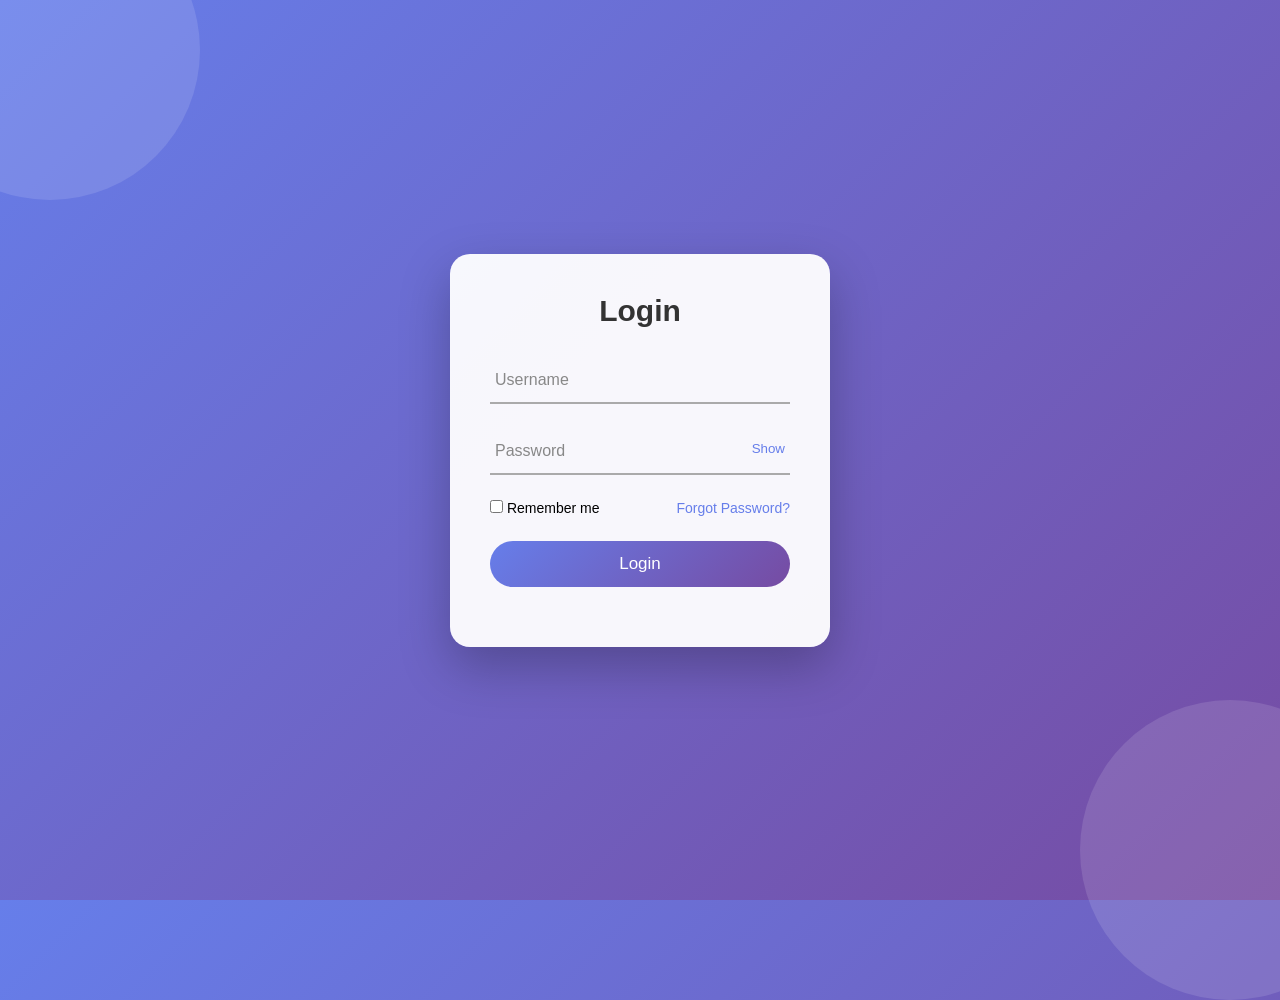
<file: index.html>
<!DOCTYPE html>
<html lang="en">
<head>
    <meta charset="UTF-8">
    <meta name="viewport" content="width=device-width, initial-scale=1.0">
    <title>Animated Login Form</title>
    <link rel="stylesheet" href="login.css">
</head>

<body>

    <div class="login-container">

        <h2>Login</h2>

        <form id="loginForm">

            <div class="input-box">
                <input type="text" id="username" required>
                <label>Username</label>
            </div>

            <div class="input-box">
                <input type="password" id="password" required>
                <label>Password</label>

                <button type="button" class="show-password" id="showPassword">
                    Show
                </button>
            </div>

            <div class="remember">
                <label>
                    <input type="checkbox" id="remember">
                    Remember me
                </label>

                <a href="#">Forgot Password?</a>
            </div>

            <button type="submit" class="login-btn">
                Login
            </button>

            <p id="message"></p>

        </form>

    </div>

    <script src="login.js"></script>

</body>
</html>
</file>
<file: login.css>
* {
            box-sizing: border-box;
            margin: 0;
            padding: 0;
            font-family: Arial, sans-serif;
        }

        body {
            min-height: 100vh;
            display: flex;
            justify-content: center;
            align-items: center;
            background: linear-gradient(135deg, #667eea, #764ba2);
            overflow: hidden;
        }

        /* Background circles */

        body::before,
        body::after {
            content: "";
            position: absolute;
            width: 300px;
            height: 300px;
            border-radius: 50%;
            background: rgba(255, 255, 255, 0.12);
            animation: moveCircle 6s infinite alternate ease-in-out;
        }

        body::before {
            top: -100px;
            left: -100px;
        }

        body::after {
            bottom: -100px;
            right: -100px;
            animation-delay: 2s;
        }

        @keyframes moveCircle {
            from {
                transform: translate(0, 0);
            }

            to {
                transform: translate(100px, 80px);
            }
        }

        /* Login Box */

        .login-container {
            position: relative;
            z-index: 2;
            width: 380px;
            padding: 40px;
            background: rgba(255, 255, 255, 0.95);
            border-radius: 20px;
            box-shadow: 0 20px 50px rgba(0, 0, 0, 0.25);

            animation: loginAnimation 1s ease;
        }

        @keyframes loginAnimation {
            0% {
                opacity: 0;
                transform: translateY(-80px) scale(0.8);
            }

            100% {
                opacity: 1;
                transform: translateY(0) scale(1);
            }
        }

        .login-container h2 {
            text-align: center;
            margin-bottom: 30px;
            color: #333;
            font-size: 30px;
        }

        /* Input Box */

        .input-box {
            position: relative;
            margin-bottom: 25px;
        }

        .input-box input {
            width: 100%;
            padding: 13px 5px;
            border: none;
            border-bottom: 2px solid #aaa;
            outline: none;
            background: transparent;
            font-size: 16px;
        }

        .input-box label {
            position: absolute;
            left: 5px;
            top: 13px;
            color: #888;
            pointer-events: none;
            transition: 0.3s;
        }

        /* Floating label */

        .input-box input:focus ~ label,
        .input-box input:valid ~ label {
            top: -10px;
            font-size: 13px;
            color: #667eea;
        }

        .input-box input:focus {
            border-bottom: 2px solid #667eea;
        }

        /* Password button */

        .show-password {
            position: absolute;
            right: 5px;
            top: 12px;
            border: none;
            background: transparent;
            cursor: pointer;
            color: #667eea;
        }

        /* Remember */

        .remember {
            display: flex;
            justify-content: space-between;
            align-items: center;
            margin-bottom: 25px;
            font-size: 14px;
        }

        .remember a {
            color: #667eea;
            text-decoration: none;
        }

        /* Login Button */

        .login-btn {
            width: 100%;
            padding: 13px;
            border: none;
            border-radius: 25px;
            background: linear-gradient(135deg, #667eea, #764ba2);
            color: white;
            font-size: 17px;
            cursor: pointer;
            transition: 0.3s;
        }

        .login-btn:hover {
            transform: translateY(-3px);
            box-shadow: 0 10px 20px rgba(102, 126, 234, 0.4);
        }

        .login-btn:active {
            transform: scale(0.96);
        }

        /* Message */

        #message {
            text-align: center;
            margin-top: 20px;
            font-size: 14px;
            font-weight: bold;
        }

        /* Mobile */

        @media (max-width: 450px) {
            .login-container {
                width: 90%;
                padding: 30px;
            }
        }
</file>
